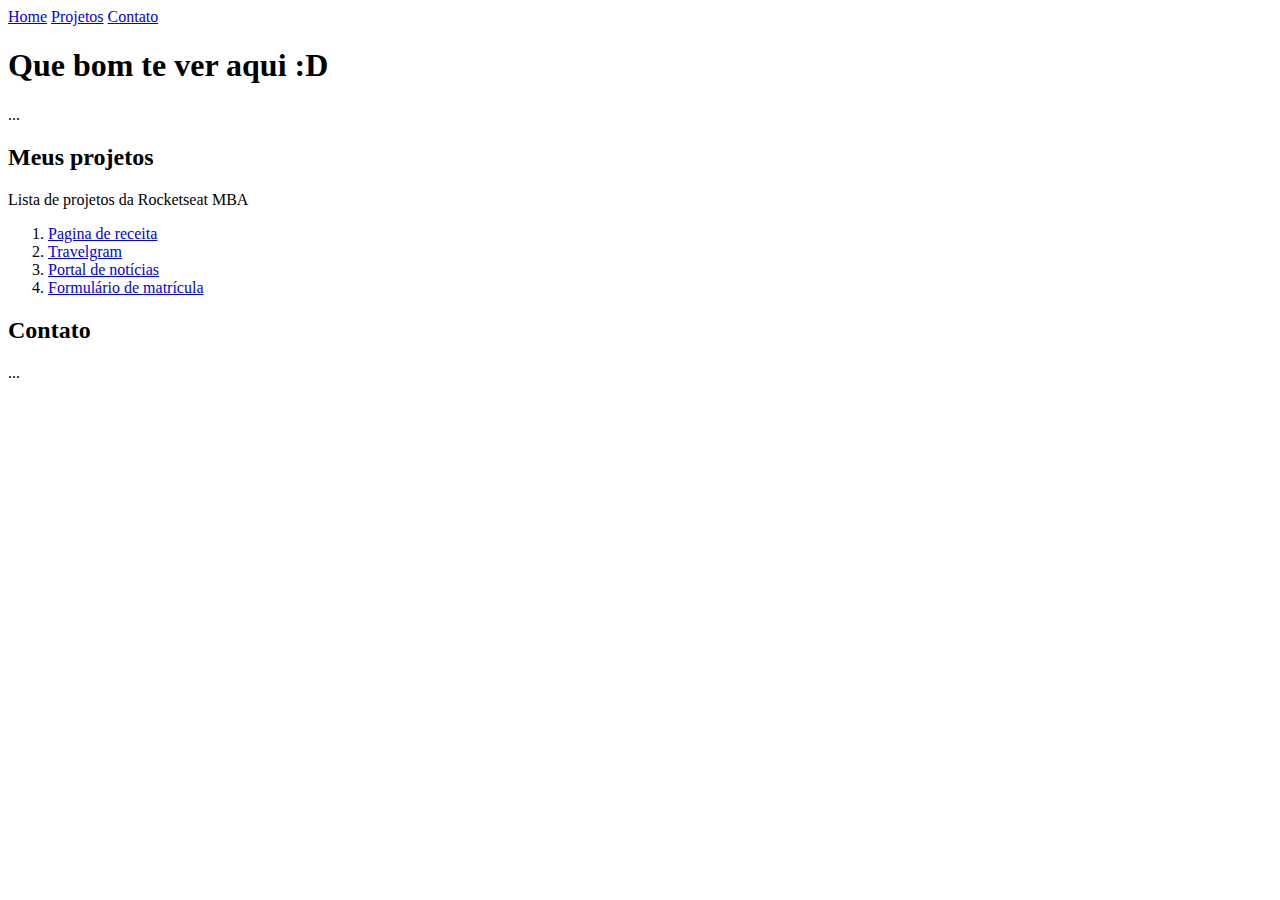
<file: index.html>
<!DOCTYPE html>
<html lang="pt-br">
<head>
    <meta charset="UTF-8">
    <meta name="viewport" content="width=device-width, initial-scale=1.0">
    <title>Brayon</title>
</head>
<body>

    <nav>
        <a href="#home">Home</a>
        <a href="#project">Projetos</a>
        <a href="#contato">Contato</a>
    </nav>

    <main>
        <section id="home">
            <h1>Que bom te ver aqui :D </h1>
            <p>...</p>
        </section>
        <section id="project">
            <h2>Meus projetos</h2>
            <p>Lista de projetos da Rocketseat MBA</p>
            <ol>
                <li><a href="./src/pages/receita/index.html">Pagina de receita</a></li>
                <li><a href="./src/pages/travelgram/index.html">Travelgram</a></li>
                <li><a href="./src/pages/portal-de-noticias/index.html">Portal de notícias</a></li>
                <li><a href="./src/pages/formulario-de-matricula/index.html">Formulário de matrícula</a></li>
            </ol>
        </section>
        <section id="contato">
            <h2>Contato</h2>
            <p>...</p>
        </section>
    </main>
    
</body>
</html>
</file>
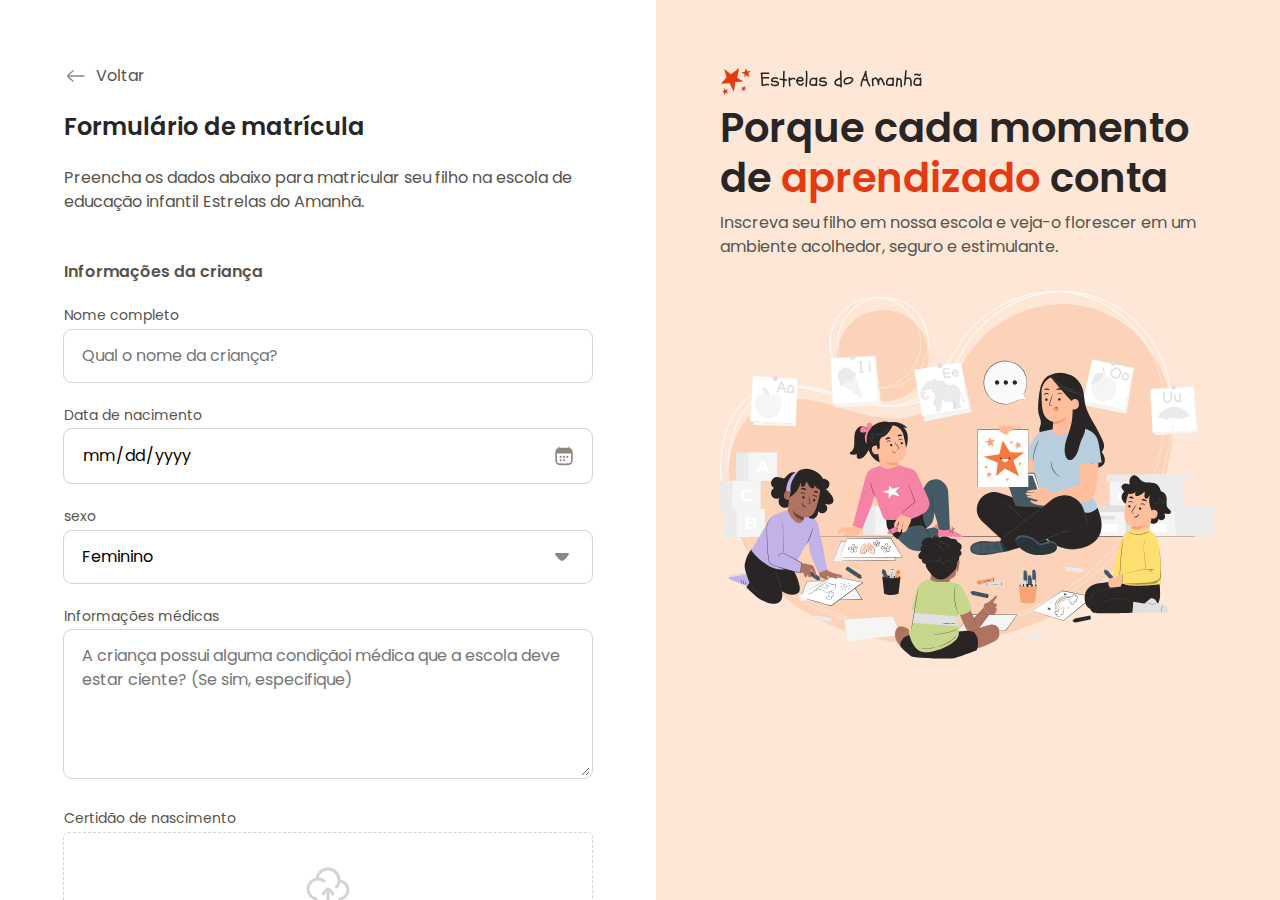
<file: src/pages/formulario-de-matricula/index.html>
<!DOCTYPE html>
<html lang="pt-BR">
<head>

  <link rel="preconnect" href="https://fonts.googleapis.com">
  <link rel="preconnect" href="https://fonts.gstatic.com" crossorigin>

  <meta charset="UTF-8">
  <meta name="viewport" content="width=device-width, initial-scale=1.0">
  <title>Estrelas do Amanhã</title>
  <link rel="stylesheet" href="../../assets/formulario-de-matricula/css/index.css">

  <link href="https://fonts.googleapis.com/css2?family=Poppins:ital,wght@0,100;0,200;0,300;0,400;0,500;0,600;0,700;0,800;0,900;1,100;1,200;1,300;1,400;1,500;1,600;1,700;1,800;1,900&display=swap" rel="stylesheet">
</head>
<body>
  <div id="app">
    <main>
      <div class="main-container">
        <div class="back">
          <img src="../../assets/formulario-de-matricula/icons/arrow-left-02.svg" alt="icone de voltar">
          <span>Voltar</span>
        </div>

        <h1>Formulário de matrícula</h1>
        <p>Preencha os dados abaixo para matricular seu filho na escola de educação infantil Estrelas do Amanhã.</p>

        <form method="post" enctype="multipart/form-data">
          <fieldset class="child-info">
            <legend>Informações da criança</legend>

            <div class="input-wrapper">
              <label for="fullName">Nome completo</label>
              <input id="fullName" name="fullName" type="text" placeholder="Qual o nome da criança?">
            </div>

            <div class="input-wrapper">
              <label for="birth">Data de nacimento</label>
              <input id="birth" name="birth" type="date" lang="pt-BR">
            </div>

            <div class="select-wrapper">
              <label for="gender">sexo</label>
              <select name="gender" id="gender">
                <option value="female" label="Feminino">
                <option value="male" label="Masculino">
                <option value="na" label="Prefiro não responder">
              </select>
            </div>

            <div class="textarea-wrapper">
              <label for="medicalInfo">Informações médicas</label>
              <textarea
                id="medicalInfo"
                name="medicalInfo"
                cols="30"
                rows="5"
                placeholder="A criança possui alguma condiçãoi médica que a escola deve estar ciente? (Se sim, especifique)"
                ></textarea>
            </div>

            <div class="droparea-wrapper">
              <label for="birthFile">Certidão de nascimento</label>
              <div class="dropzone">
                <input type="file" name="birthFile" id="birthFile">
                <svg width="48" height="48" viewBox="0 0 48 48" fill="none" xmlns="http://www.w3.org/2000/svg">
                  <path d="M34.9552 18.0221C34.97 18.022 34.985 18.022 35 18.022C39.9706 18.022 44 22.0588 44 27.0386C44 31.6796 40.5 35.5016 36 36M34.9552 18.0221C34.9848 17.6921 35 17.3579 35 17.0202C35 10.9339 30.0752 6 24 6C18.2465 6 13.5247 10.4253 13.0408 16.0638M34.9552 18.0221C34.7506 20.2952 33.8572 22.3692 32.4856 24.033M13.0408 16.0638C7.96796 16.5475 4 20.8278 4 26.0366C4 30.8834 7.43552 34.9264 12 35.8546M13.0408 16.0638C13.3565 16.0337 13.6765 16.0183 14 16.0183C16.2516 16.0183 18.3295 16.7639 20.001 18.022" stroke="#D6D3D1" stroke-width="3" stroke-linecap="round" stroke-linejoin="round"/>
                  <path d="M24 26V42M24 26C22.5996 26 19.9831 29.9886 19 31M24 26C25.4004 26 28.017 29.9886 29 31" stroke="#D6D3D1" stroke-width="3" stroke-linecap="round" stroke-linejoin="round"/>
                  </svg>
                  
                <p>Clique aqui para<br>selecionar arquivos</p>
              </div>
            </div>

          </fieldset>

          <fieldset class="address">
            <legend>Endereço residencial</legend>

            <div class="input-wrapper">
              <label for="cep">CEP</label>
              <input id="cep" name="cep" type="text" placeholder="Qual o nome da criança?">
            </div>

            <div class="flex">
              <div class="input-wrapper flex-2">
                <label for="street">Rua</label>
                <input id="street" name="street" type="text" value="Rua das Flores" disabled>
              </div>
              <div class="input-wrapper flex-1">
                <label for="number">Número</label>
                <input id="number" name="number" type="number">
              </div>
            </div>

            <div class="flex">
              <div class="input-wrapper flex-2">
                <label for="city">Cidade</label>
                <input id="city" name="city" type="text" value="São Paulo" disabled>
              </div>
              <div class="input-wrapper flex-1">
                <label for="state">Estado</label>
                <input id="state" name="state" type="text" value="SP" disabled>
              </div>
            </div>

          </fieldset>

          <fieldset class="gardian">
            <legend>informações do responsável</legend>

            <div class="input-wrapper">
              <label for="gardian">Nome do responsável</label>
              <input id="gardian" name="gardian" type="text">
              <small>Principal responsável legal e contato de emergência</small>
            </div>

            <div class="input-wrapper">
              <label for="phone">Telefone</label>
              <input id="phone" name="phone" type="text" placeholder="(41) 9 9999-9999">
            </div>

            <div class="input-wrapper">
              <label for="mail">Email</label>
              <input id="mail" name="mail" type="email" required>
              <div class="error">
                <img src="../../assets/formulario-de-matricula/icons/alert-circle.svg" alt="">
                <span>Insira um e-mail válido</span>
              </div>
            </div>

          </fieldset>
          
          <fieldset class="enroll-options">
            <legend>Opções de matrícula</legend>

            <div class="input-wrapper">
              <label>Selecione o turno de estudo</label>
              <div class="radio-wrapper">
                <div class="radio-inner">
                  <div class="radio-image"></div>
                  <input type="radio" name="study-shift" id="morning" value="morning">
                  <img src="../../assets/formulario-de-matricula/icons/sun-cloud-02.svg" alt="icone de sol ou nuvem">
                  <label for="morning">Manhã</label>
                </div>

                <div class="radio-inner">
                  <div class="radio-image"></div>
                  <input type="radio" name="study-shift" id="evening" value="evening">
                  <img src="../../assets/formulario-de-matricula/icons/sun-02.svg" alt="icone de sol">
                  <label for="evening">Tarde</label>
                </div>
              </div>

            </div>


            <div class="input-wrapper">
              <label>Em qual esporte você gostaria de inscrever seu filho?</label>
              <div class="radio-wrapper">
                <div class="radio-inner">
                  <div class="radio-image"></div>
                  <input type="radio" name="sport" id="football" value="football">
                  <img src="../../assets/formulario-de-matricula/icons/football.svg" alt="icone de futebol">
                  <label for="football">Futebol</label>
                </div>

                <div class="radio-inner">
                  <div class="radio-image"></div>
                  <input type="radio" name="sport" id="basketball" value="basketball">
                  <img src="../../assets/formulario-de-matricula/icons/basketball-02.svg" alt="icone de basquete">
                  <label for="basketball">Basquete</label>
                </div>

              <div class="radio-inner">
                <div class="radio-image"></div>
                <input type="radio" name="sport" id="swimming" value="swimming">
                <img src="../../assets/formulario-de-matricula/icons/swimming.svg" alt="icone de basquete">
                <label for="swimming">Natação</label>
              </div>

              <div class="radio-inner">
                <div class="radio-image"></div>
                <input type="radio" name="sport" id="yoga" value="yoga">
                <img src="../../assets/formulario-de-matricula/icons/yoga-02.svg" alt="icone de basquete">
                <label for="yoga">Yoga</label>
              </div>

              <div class="radio-inner">
                <div class="radio-image"></div>
                <input type="radio" name="sport" id="volleyball" value="volleyball">
                <img src="../../assets/formulario-de-matricula/icons/volleyball.svg" alt="icone de basquete">
                <label for="volleyball">Volei</label>
              </div>

              <div class="radio-inner">
                <div class="radio-image"></div>
                <input type="radio" name="sport" id="boxing" value="boxing">
                <img src="../../assets/formulario-de-matricula/icons/boxing-glove-01.svg" alt="icone de basquete">
                <label for="boxing">Boxe</label>
              </div>

              </div>

            </div>

          </fieldset>


          <div class="terms-wrapper input-wrapper checkbox-wrapper">
            <div class="checkbox-image"></div>
            <input type="checkbox" name="terms" id="terms">

            <label for="terms">Declaro que li e concordo com os <strong>Termos e Condições</strong> e com a <strong>Política de Privacidade</strong> da escola Estrela do Amanhã.</label>
          </div>

          <div class="actions-wrapper">
            <button class="btn-secondary" type="button">Salvar respostas</button>
            <button class="btn-primary">Fazer matrícula</button>
          </div>
        </form>
      </div>
    </main>

    <aside>
      <div class="aside-container">
        <header>
          <img src="../../assets/formulario-de-matricula/logo.svg" alt="Logo estralas do amanhã">
          <h2>Porque cada momento de <span>aprendizado</span> conta</h2>
          <p>Inscreva seu filho em nossa escola e veja-o florescer em um ambiente acolhedor, seguro e estimulante.</p>
        </header>
        <img src="../../assets/formulario-de-matricula/svg/Illustration.svg" alt="ilustração de uma professora com crianças em volta">
      </div>
    </aside>
  </div>


</body>
</html>
</file>
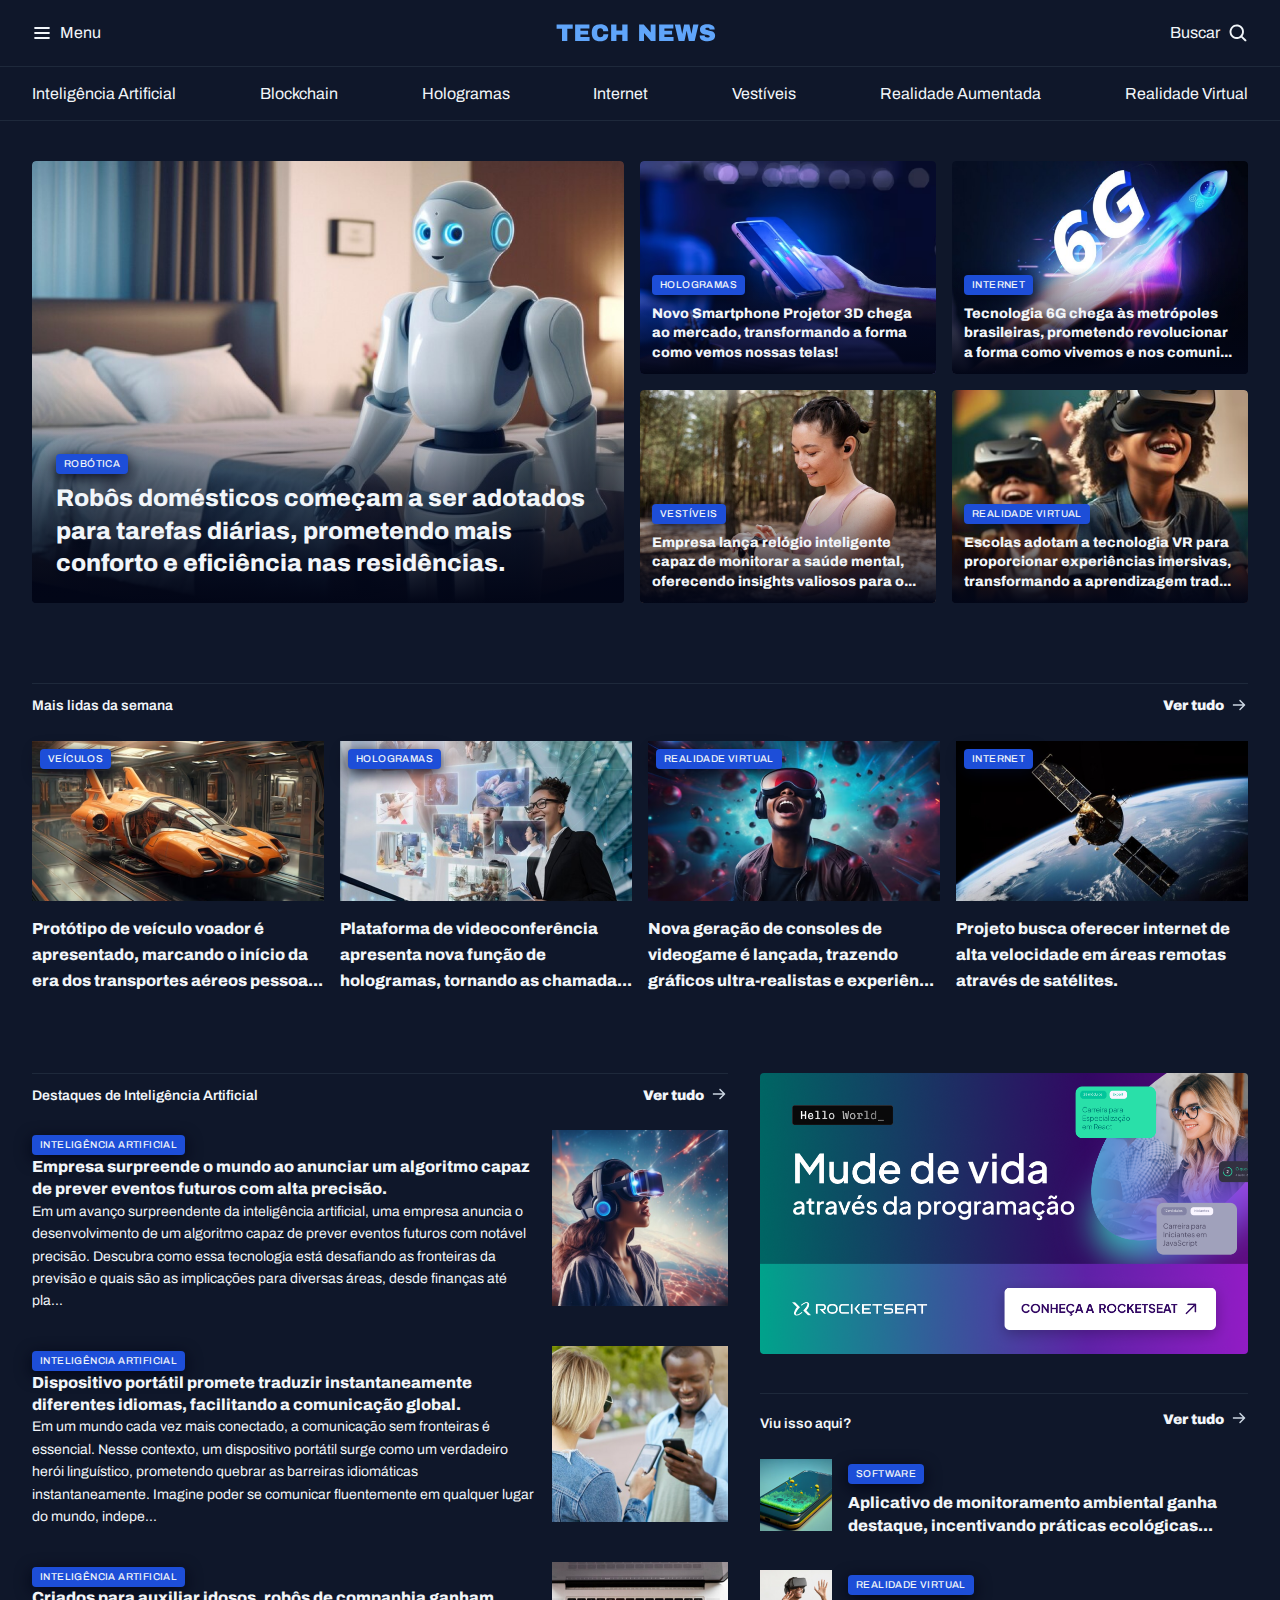
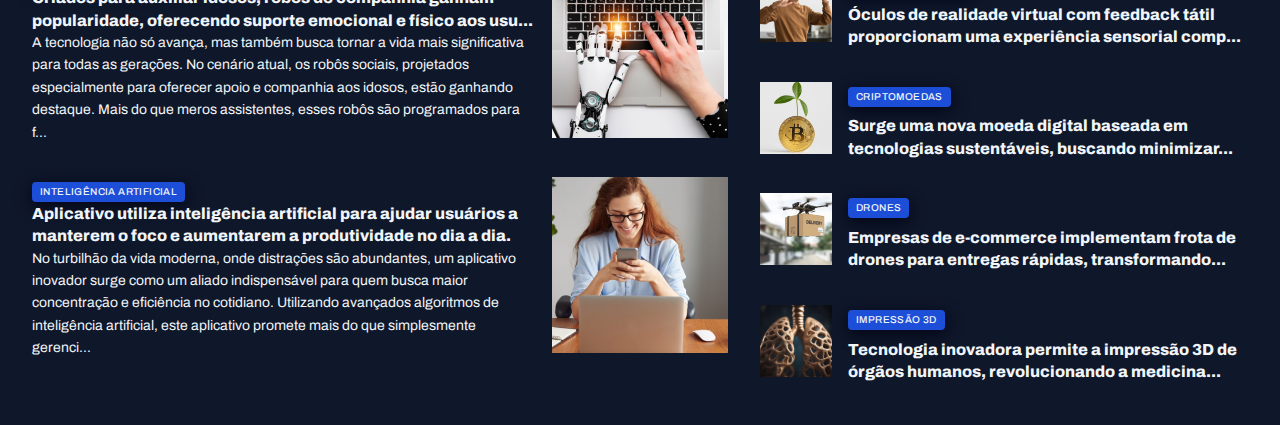
<file: src/pages/portal-de-noticias/index.html>
<!DOCTYPE html>
<html lang="pt-BR">
<head>

  <link rel="preconnect" href="https://fonts.googleapis.com">
  <link rel="preconnect" href="https://fonts.gstatic.com" crossorigin>

  <meta charset="UTF-8">
  <meta name="viewport" content="width=device-width, initial-scale=1.0">
  <title>Portal de notícias</title>

  <link rel="stylesheet" href="../../assets/portal-de-noticias/css/index.css">

  <link href="https://fonts.googleapis.com/css2?family=Archivo:ital,wght@0,100..900;1,100..900&display=swap" rel="stylesheet">
</head>
<body>
  <header>
    <nav id="primary" class="container d-grid grid-flow-column">
      <div>
        <img src="../../assets/portal-de-noticias/icon/List.svg" alt="icone de menu">
        <span>Menu</span>
      </div>
      <div>
        <img src="../../assets/portal-de-noticias/Logo.svg" alt="Tech News">
      </div>
      <div>
        <span>Buscar</span>
        <img src="../../assets/portal-de-noticias/icon/MagnifyingGlass.svg" alt="">
      </div>
    </nav>

    <nav id="secondary" class="container d-grid grid-flow-column">
      <a href="#">Inteligência Artificial</a>
      <a href="#">Blockchain</a>
      <a href="#">Hologramas</a>
      <a href="#">Internet</a>
      <a href="#">Vestíveis</a>
      <a href="#">Realidade Aumentada</a>
      <a href="#">Realidade  Virtual</a>
    </nav>
  </header>

  <main class="d-grid container">
    <section id="featured" class="d-grid grid-flow-column gap-16">
      <figure class="card">
        <img src="../../assets/portal-de-noticias/image/Image 01.png" alt="Robôs domésticos começam a ser adotados para tarefas diárias, prometendo mais conforto e eficiência nas residências.">

        <figcaption>
          <span class="content-tag">Robótica</span>
          <h2 class="text-2xl">
            Robôs domésticos começam a ser adotados para tarefas diárias, prometendo mais conforto e eficiência nas residências.
          </h2>
        </figcaption>
      </figure>
      
      <div class="d-grid grid-column-2 gap-16">
        <figure class="card">
          <img src="../../assets/portal-de-noticias/image/Image 02.png" alt="Novo Smartphone Projetor 3D chega ao mercado, transformando a forma como vemos nossas telas!">
          <figcaption>
            <span class="content-tag">Hologramas</span>
            <h2 class="text-lg">
              Novo Smartphone Projetor 3D chega ao mercado, transformando a forma como vemos nossas telas!
            </h2>
          </figcaption>
        </figure>
        <figure class="card">
          <img src="../../assets/portal-de-noticias/image/Image 03.png" alt="Tecnologia 6G chega às metrópoles brasileiras, prometendo revolucionar a forma como vivemos e nos comunicamos.">
          <figcaption>
            <span class="content-tag">Internet</span>
            <h2 class="text-lg">
              Tecnologia 6G chega às metrópoles brasileiras, prometendo revolucionar a forma como vivemos e nos comuni...
            </h2>
          </figcaption>
        </figure>
        <figure class="card">
          <img src="../../assets/portal-de-noticias/image/Image 04.png" alt="Empresa lança relógio inteligente capaz de monitorar a saúde mental, oferecendo insights valiosos para o bem-estar pessoal.">
          <figcaption>
            <span class="content-tag">Vestíveis</span>
            <h2 class="text-lg">
              Empresa lança relógio inteligente capaz de monitorar a saúde mental, oferecendo insights valiosos para o...
            </h2>
          </figcaption>
        </figure>
        <figure class="card">
          <img src="../../assets/portal-de-noticias/image/Image 05.png" alt="Escolas adotam a tecnologia VR para proporcionar experiências imersivas, transformando a aprendizagem tradicional.">
          <figcaption>
            <span class="content-tag">Realidade Virtual</span>
            <h2 class="text-lg">
              Escolas adotam a tecnologia VR para proporcionar experiências imersivas, transformando a aprendizagem trad...
            </h2>
          </figcaption>
        </figure>
      </div>
    </section>

    <section id="weekly">
      <header class="d-grid grid-flow-column">
        <h3>Mais lidas da semana</h3>
        <a href="#" class="d-grid grid-flow-column">
          <strong>Ver tudo</strong>
          <span></span>
        </a>
      </header>

      <div class="d-grid gap-16">
        <figure>
          <span class="content-tag">veículos</span>
          <img src="../../assets/portal-de-noticias/image/Image 06.png" alt="Protótipo de veículo voador é apresentado, marcando o início da era dos transportes aéreos pessoais.">
          <p>Protótipo de veículo voador é apresentado, marcando o início da era dos transportes aéreos pessoa...</p>
        </figure>
        <figure>
          <span class="content-tag">Hologramas</span>
          <img src="../../assets/portal-de-noticias/image/Image 07.png" alt="Plataforma de videoconferência apresenta nova função de hologramas, tornando as chamadas virtuais mais realistas e envolventes.">
          <p>Plataforma de videoconferência apresenta nova função de hologramas, tornando as chamada...</p>
        </figure>
        <figure>
          <span class="content-tag">Realidade virtual</span>
          <img src="../../assets/portal-de-noticias/image/Image 08.png" alt="Nova geração de consoles de videogame é lançada, trazendo gráficos ultra-realistas e experiências de jogo totalmente envolventes.">
          <p>Nova geração de consoles de videogame é lançada, trazendo gráficos ultra-realistas e experiên...</p>
        </figure>
        <figure>
          <span class="content-tag">Internet</span>
          <img src="../../assets/portal-de-noticias/image/Image 09.png" alt="Projeto busca oferecer internet de alta velocidade em áreas remotas através de satélites.">
          <p>Projeto busca oferecer internet de alta velocidade em áreas remotas através de satélites.</p>
        </figure>
      </div>
    </section>

    <section id="ai">
      <header class="d-grid grid-flow-column">
        <h3>Destaques de Inteligência Artificial</h3>
        <a href="#" class="d-grid grid-flow-column">
          <strong>Ver tudo</strong>
          <span></span>
        </a>
      </header>

      <div class="d-grid gap-32">
        <article class="d-grid grid-flow-column gap-16">
          <div>
            <span class="content-tag">Inteligência Artificial</span>
            <h3 class="text-xl">
              Empresa surpreende o mundo ao anunciar um algoritmo capaz de prever eventos futuros com alta precisão.
            </h3>

            <p class="text-sm">
              Em um avanço surpreendente da inteligência artificial, uma empresa anuncia o desenvolvimento de um algoritmo capaz de prever eventos futuros com notável precisão. Descubra como essa tecnologia está desafiando as fronteiras da previsão e quais são as implicações para diversas áreas, desde finanças até pla...
            </p>

          </div>
          <div>
            <img src="../../assets/portal-de-noticias/image/Image 10.png" alt="Empresa surpreende o mundo ao anunciar um algoritmo capaz de prever eventos futuros com alta precisão.">
          </div>
        </article>

        <article class="d-grid grid-flow-column gap-16">
          <div>
            <span class="content-tag">Inteligência Artificial</span>
            <h3 class="text-xl">
              Dispositivo portátil promete traduzir instantaneamente diferentes idiomas, facilitando a comunicação global.
            </h3>

            <p class="text-sm">
              Em um mundo cada vez mais conectado, a comunicação sem fronteiras é essencial. Nesse contexto, um dispositivo portátil surge como um verdadeiro herói linguístico, prometendo quebrar as barreiras idiomáticas instantaneamente. Imagine poder se comunicar fluentemente em qualquer lugar do mundo, indepe...
            </p>

          </div>
          <div>
            <img src="../../assets/portal-de-noticias/image/Image 11.png" alt="Dispositivo portátil promete traduzir instantaneamente diferentes idiomas, facilitando a comunicação global.">
          </div>
        </article>

        <article class="d-grid grid-flow-column gap-16">
          <div>
            <span class="content-tag">Inteligência Artificial</span>
            <h3 class="text-xl">
              Criados para auxiliar idosos, robôs de companhia ganham popularidade, oferecendo suporte emocional e físico aos usu...
            </h3>

            <p class="text-sm">
              A tecnologia não só avança, mas também busca tornar a vida mais significativa para todas as gerações. No cenário atual, os robôs sociais, projetados especialmente para oferecer apoio e companhia aos idosos, estão ganhando destaque. Mais do que meros assistentes, esses robôs são programados para f...
            </p>

          </div>
          <div>
            <img src="../../assets/portal-de-noticias/image/Image 12.png" alt="Criados para auxiliar idosos, robôs de companhia ganham popularidade, oferecendo suporte emocional e físico aos usuários.">
          </div>
        </article>

        <article class="d-grid grid-flow-column gap-16">
          <div>
            <span class="content-tag">Inteligência Artificial</span>
            <h3 class="text-xl">
              Aplicativo utiliza inteligência artificial para ajudar usuários a manterem o foco e aumentarem a produtividade no dia a dia.
            </h3>

            <p class="text-sm">
              No turbilhão da vida moderna, onde distrações são abundantes, um aplicativo inovador surge como um aliado indispensável para quem busca maior concentração e eficiência no cotidiano. Utilizando avançados algoritmos de inteligência artificial, este aplicativo promete mais do que simplesmente gerenci...
            </p>

          </div>
          <div>
            <img src="../../assets/portal-de-noticias/image/Image 13.png" alt="Aplicativo utiliza inteligência artificial para ajudar usuários a manterem o foco e aumentarem a produtividade no dia a dia.">
          </div>
        </article>
      </div>
    </section>

    <aside>
      <div id="ads">
        <img src="../../assets/portal-de-noticias/Ads.png" alt="">
      </div>

      <section id="more">
        <header class="d-grid grid-flow-column">
          <h3>Viu isso aqui?</h3>
          <a href="#" class="d-grid grid-flow-column">
            <strong>Ver tudo</strong>
            <span></span>
          </a>
        </header>

        <div class="d-grid gap-32">
          <article class="d-grid grid-flow-column gap-16">
            <div>
              <img src="../../assets/portal-de-noticias/image/Image 14.png" alt="Aplicativo de monitoramento ambiental ganha destaque, incentivando práticas ecológicas e promovendo a conscientização.">
            </div>
            <div>
              <span class="content-tag">Software</span>
              <h3 class="text-xl">
                Aplicativo de monitoramento ambiental ganha destaque, incentivando práticas ecológicas...
              </h3>
            </div>
          </article>

          <article class="d-grid grid-flow-column gap-16">
            <div>
              <img src="../../assets/portal-de-noticias/image/Image 15.png" alt="Óculos de realidade virtual com feedback tátil proporcionam uma experiência sensorial completa, imergindo usuários em ambientes digitais.">
            </div>
            <div>
              <span class="content-tag">Realidade Virtual</span>
              <h3 class="text-xl">
                Óculos de realidade virtual com feedback tátil proporcionam uma experiência sensorial comp...
              </h3>
            </div>
          </article>
          
          <article class="d-grid grid-flow-column gap-16">
            <div>
              <img src="../../assets/portal-de-noticias/image/Image 16.png" alt="Surge uma nova moeda digital baseada em tecnologias sustentáveis, buscando minimizar o impacto ambiental associado à mineração de criptomoedas.">
            </div>
            <div>
              <span class="content-tag">Criptomoedas</span>
              <h3 class="text-xl">
                Surge uma nova moeda digital baseada em tecnologias sustentáveis, buscando minimizar...
              </h3>
            </div>
          </article>
          
          <article class="d-grid grid-flow-column gap-16">
            <div>
              <img src="../../assets/portal-de-noticias/image/Image 17.png" alt="Empresas de e-commerce implementam frota de drones para entregas rápidas, transformando o cenário do comércio online.">
            </div>
            <div>
              <span class="content-tag">Drones</span>
              <h3 class="text-xl">
                Empresas de e-commerce implementam frota de drones para entregas rápidas, transformando...
              </h3>
            </div>
          </article>
          
          <article class="d-grid grid-flow-column gap-16">
            <div>
              <img src="../../assets/portal-de-noticias/image/Image 18.png" alt="Tecnologia inovadora permite a impressão 3D de órgãos humanos, revolucionando a medicina e a lista de espera por transplantes.">
            </div>
            <div>
              <span class="content-tag">Impressão 3d</span>
              <h3 class="text-xl">
                Tecnologia inovadora permite a impressão 3D de órgãos humanos, revolucionando a medicina...
              </h3>
            </div>
          </article>
        </div>
      </section>
    </aside>
  </main>
</body>
</html>
</file>
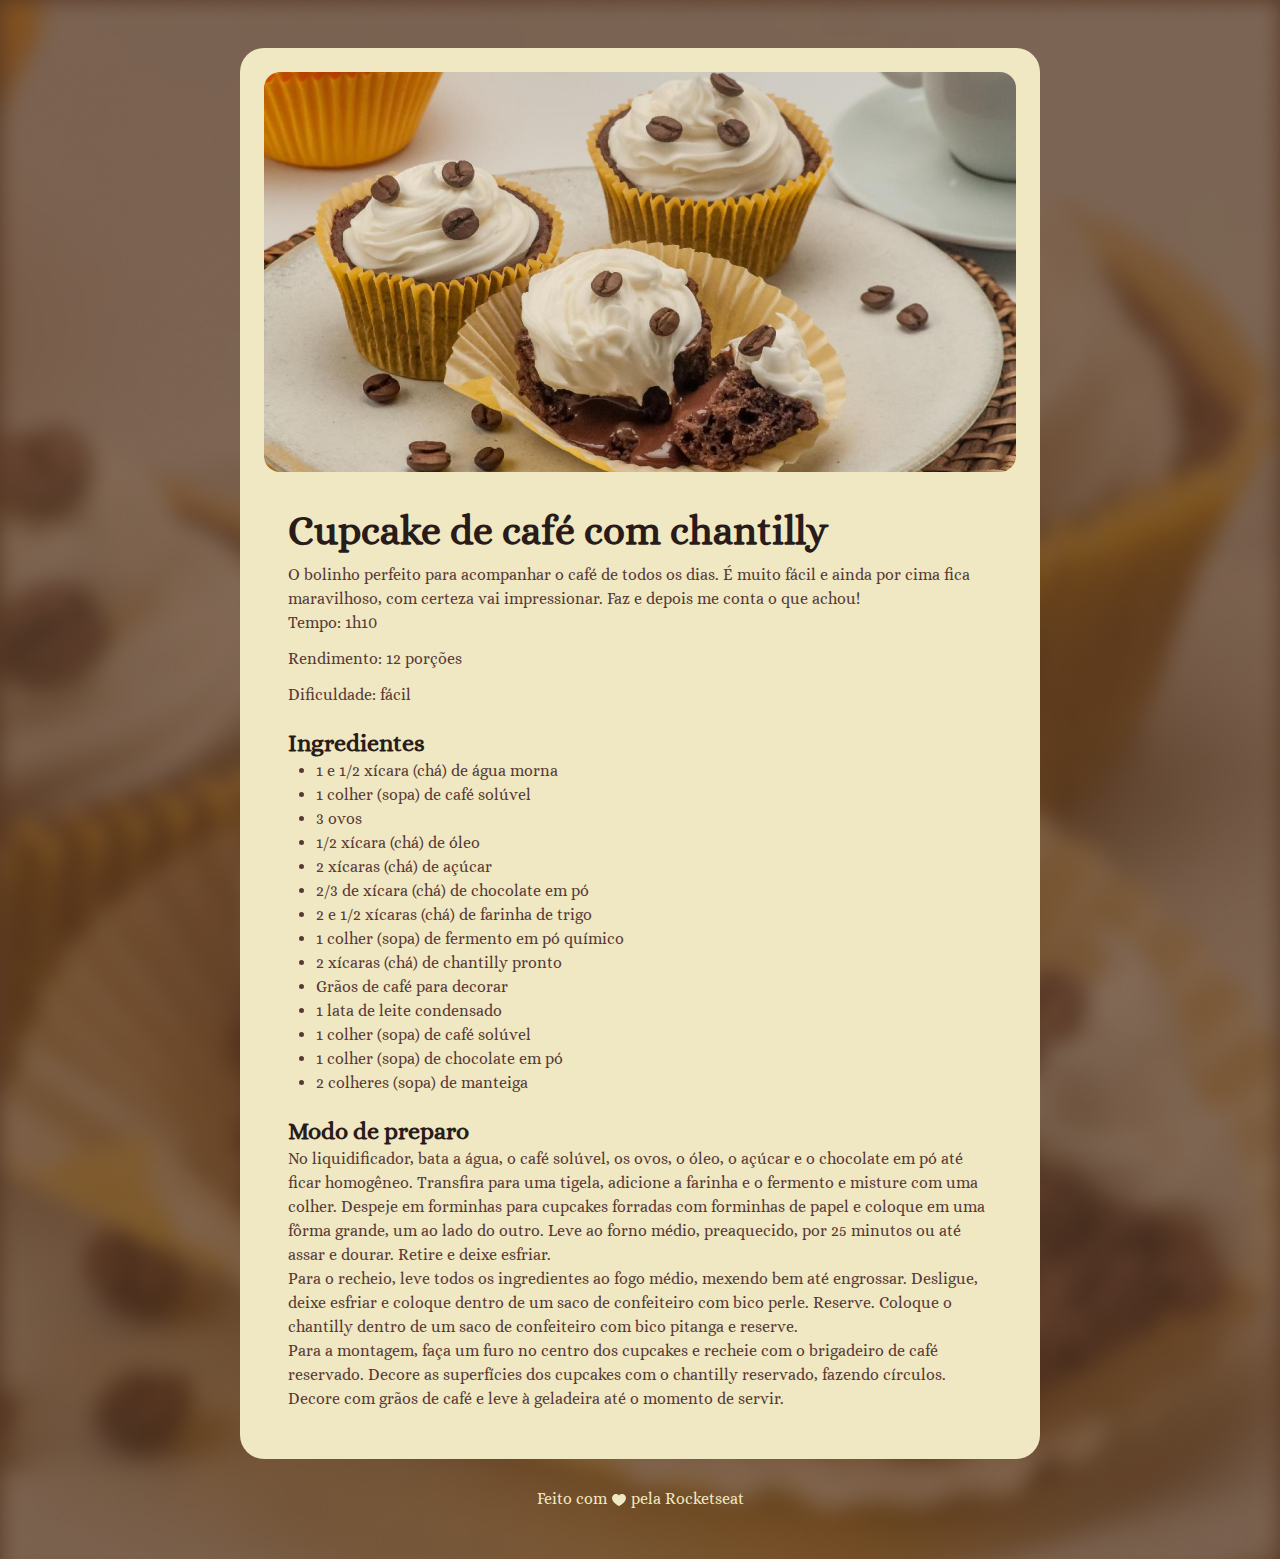
<file: src/pages/receita/index.html>
<!DOCTYPE html>
<html lang="pt-br">
<head>
  <link rel="preconnect" href="https://fonts.googleapis.com">
  <link rel="preconnect" href="https://fonts.gstatic.com" crossorigin>

  <meta charset="UTF-8">
  <meta name="viewport" content="width=device-width, initial-scale=1.0">
  <title>Receita</title>

  <link rel="stylesheet" href="../../assets/receita/css/styles.css">
  <link href="https://fonts.googleapis.com/css2?family=Alice&display=swap" rel="stylesheet">
</head>
<body>

  <div id="page">
    <img src="../../assets/receita/image/main-image.jpg" alt="imagem de um cupcake de café com chantilly">
    <main>
      <section id="about">
        <h1>Cupcake de café com chantilly</h1>
        <p>O bolinho perfeito para acompanhar o café de todos os dias. É muito fácil e ainda por cima fica maravilhoso, com certeza vai impressionar. Faz e depois me conta o que achou!</p>
        <p>Tempo: 1h10</p>
        <p>Rendimento: 12 porções</p>
        <p>Dificuldade: fácil</p>
      </section>
      <section id="ingredients">
        <h2>Ingredientes</h2>
        <ul>
          <li>1 e 1/2 xícara (chá) de água morna</li>
          <li>1 colher (sopa) de café solúvel</li>
          <li>3 ovos</li>
          <li>1/2 xícara (chá) de óleo</li>
          <li>2 xícaras (chá) de açúcar</li>
          <li>2/3 de xícara (chá) de chocolate em pó</li>
          <li>2 e 1/2 xícaras (chá) de farinha de trigo</li>
          <li>1 colher (sopa) de fermento em pó químico</li>
          <li>2 xícaras (chá) de chantilly pronto</li>
          <li>Grãos de café para decorar</li>
          <li>1 lata de leite condensado</li>
          <li>1 colher (sopa) de café solúvel</li>
          <li>1 colher (sopa) de chocolate em pó</li>
          <li>2 colheres (sopa) de manteiga</li>
        </ul>
      </section>
      <section id="preparation">
        <h2>Modo de preparo</h2>
        <p>No liquidificador, bata a água, o café solúvel, os ovos, o óleo, o açúcar e o chocolate em pó até ficar homogêneo. Transfira para uma tigela, adicione a farinha e o fermento e misture com uma colher. Despeje em forminhas para cupcakes forradas com forminhas de papel e coloque em uma fôrma grande, um ao lado do outro. Leve ao forno médio, preaquecido, por 25 minutos ou até assar e dourar. Retire e deixe esfriar.</p>
        <p>Para o recheio, leve todos os ingredientes ao fogo médio, mexendo bem até engrossar. Desligue, deixe esfriar e coloque dentro de um saco de confeiteiro com bico perle. Reserve. Coloque o chantilly dentro de um saco de confeiteiro com bico pitanga e reserve.</p>
        <p>Para a montagem, faça um furo no centro dos cupcakes e recheie com o brigadeiro de café reservado. Decore as superfícies dos cupcakes com o chantilly reservado, fazendo círculos. Decore com grãos de café e leve à geladeira até o momento de servir.</p>
      </section>
    </main>
  </div>
  <footer>
    Feito com
    <img src="../../assets/receita/icon/heart.svg" alt="coração">
    pela Rocketseat
  </footer>
</body>
</html>
</file>
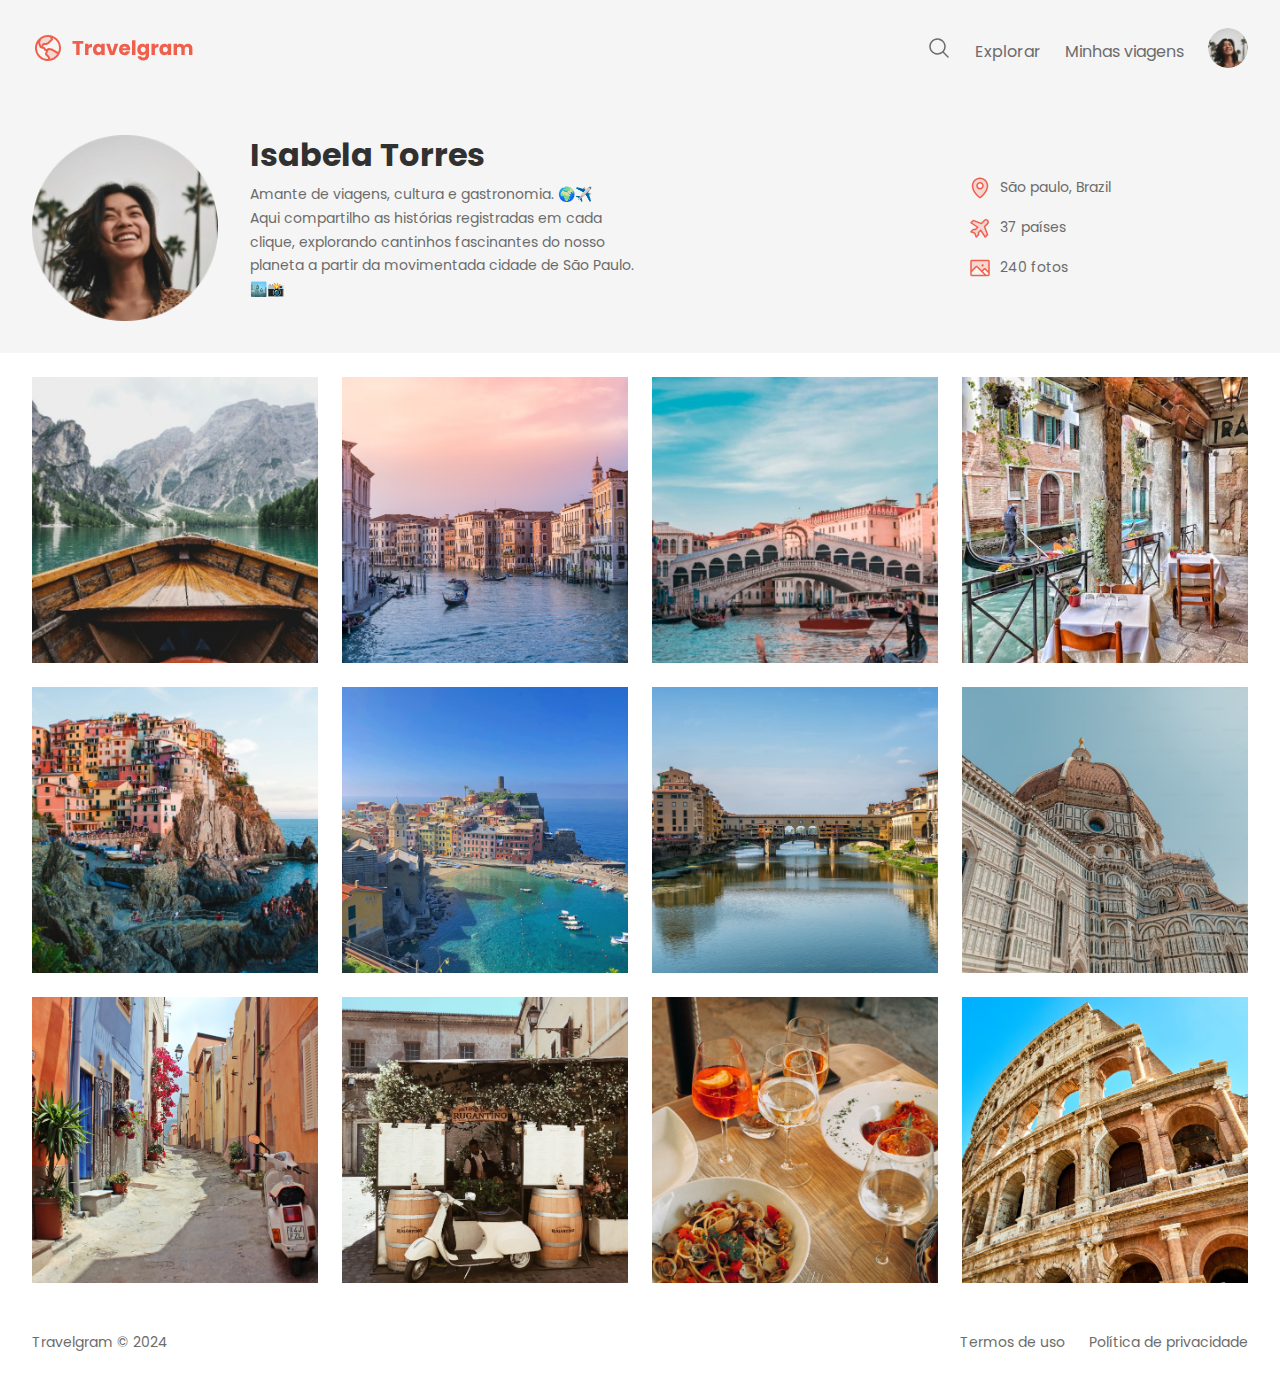
<file: src/pages/travelgram/index.html>
<!DOCTYPE html>
<html lang="en">
<head>

  <link rel="preconnect" href="https://fonts.googleapis.com">
  <link rel="preconnect" href="https://fonts.gstatic.com" crossorigin>

  <meta charset="UTF-8">
  <meta name="viewport" content="width=device-width, initial-scale=1.0">
  <title>Travelgram | Perfil de viagens</title>

  <link rel="stylesheet" href="../../assets/travelgram/css/index.css">
  <link href="https://fonts.googleapis.com/css2?family=Poppins:wght@400;700&display=swap" rel="stylesheet">
</head>
<body>
  <div class="bg-surface-color">
    <nav class="container">
      <a href="#" id="logo">
        <img src="../../assets/travelgram/icon/Logo.svg" alt="Logomarca">
      </a>
  
      <ul id="primary-menu">
        <li>
          <a href="#">
            <img src="../../assets/travelgram/icon/MagnifyingGlass.svg" alt="ícone de lupa">
          </a>
        </li>
  
        <li>
          <a href="#">Explorar</a>
        </li>
        <li>
          <a href="#">Minhas viagens</a>
        </li>
        <li>
          <a href="#">
            <img src="../../assets/travelgram/image/Profile pic.png" alt="Imagem de perfil"></a>
        </li>
      </ul>
    </nav>

    <header>
      <div class="container">
        <div id="profile">
          <img src="../../assets/travelgram/image/Profile pic.png" alt="imagem de perfil">

          <div>
            <h1>Isabela Torres</h1>
            <p>
              Amante de viagens, cultura e gastronomia. 🌍✈️<br>Aqui compartilho as histórias registradas em cada clique, explorando cantinhos fascinantes do nosso planeta a partir da movimentada cidade de São Paulo. 🏙️📸
            </p>
          </div>
        </div>

        <ul id="info">
          <li>
            <img src="../../assets/travelgram/icon/MapPin.svg" alt="Icone de mapa">
            <span>São paulo, Brazil</span>
          </li>
          <li>
            <img src="../../assets/travelgram/icon/AirplaneTilt.svg" alt="Icone de avião">
            <span>37 países</span>
          </li>
          <li>
            <img src="../../assets/travelgram/icon/Image.svg" alt="Icone de imaggem">
            <span>240 fotos</span>
          </li>
        </ul>
      </div>
    </header>

  </div>
  <main class="container">
    <img src="../../assets/travelgram/image/Image 01.png" alt="...">
    <img src="../../assets/travelgram/image/Image 02.png" alt="...">
    <img src="../../assets/travelgram/image/Image 03.png" alt="...">
    <img src="../../assets/travelgram/image/Image 04.png" alt="...">
    <img src="../../assets/travelgram/image/Image 05.png" alt="...">
    <img src="../../assets/travelgram/image/Image 06.png" alt="...">
    <img src="../../assets/travelgram/image/Image 07.png" alt="...">
    <img src="../../assets/travelgram/image/Image 08.png" alt="...">
    <img src="../../assets/travelgram/image/Image 09.png" alt="...">
    <img src="../../assets/travelgram/image/Image 10.png" alt="...">
    <img src="../../assets/travelgram/image/Image 11.png" alt="...">
    <img src="../../assets/travelgram/image/Image 12.png" alt="...">
  </main>

  <footer class="container">
    <span>Travelgram &copy; 2024</span>
    <span>Termos de uso</span>
    <span>Política de privacidade</span>
  </footer>
</body>
</html>
</file>
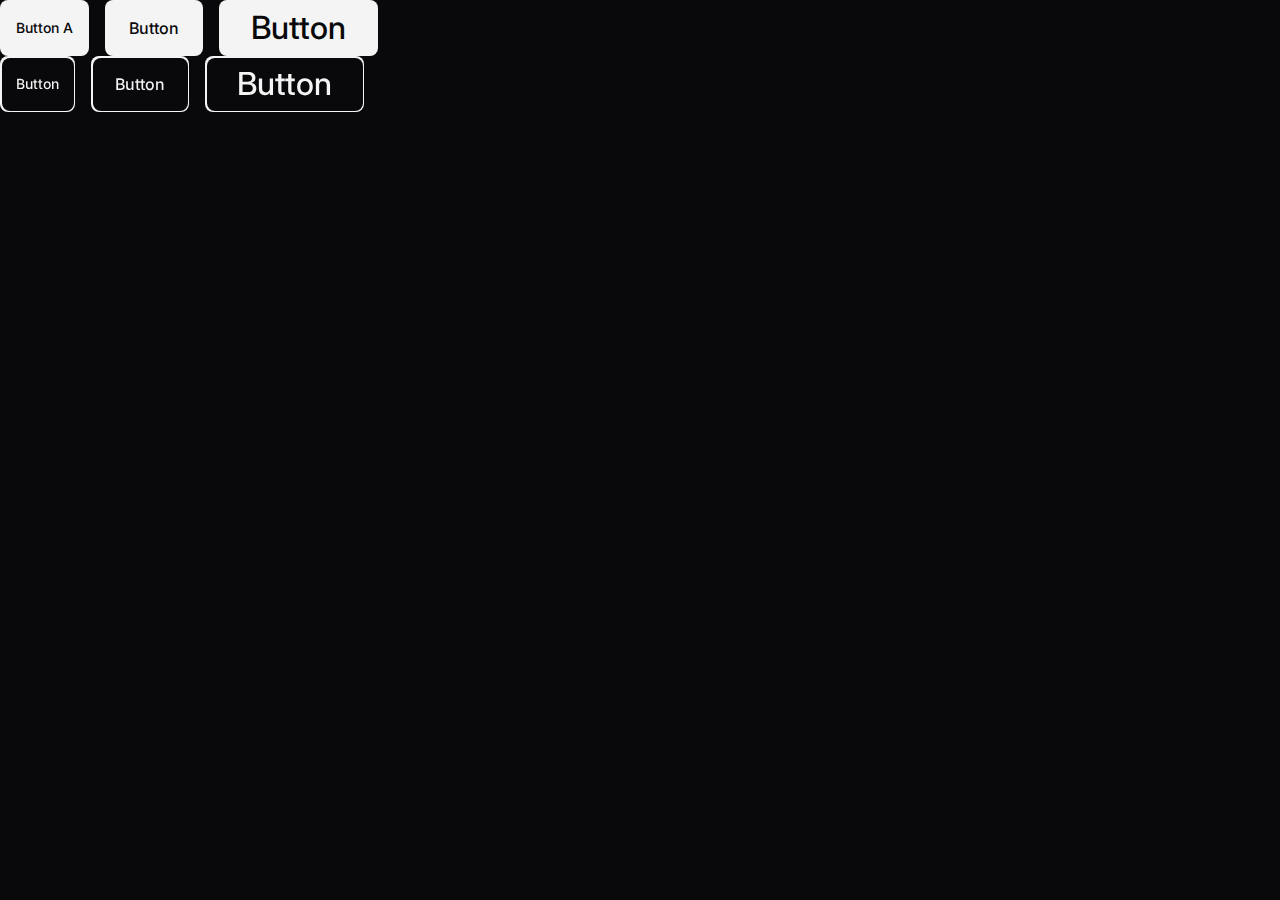
<file: src/pages/zingen/index.html>
<!DOCTYPE html>
<html lang="pt-BR">
<head>
  
  <link rel="preconnect" href="https://fonts.googleapis.com">
  <link rel="preconnect" href="https://fonts.gstatic.com" crossorigin>
  
  <meta charset="UTF-8">
  <meta name="viewport" content="width=device-width, initial-scale=1.0">
  
  <link rel="stylesheet" href="../../assets/zingen/css/index.css">
  <link href="https://fonts.googleapis.com/css2?family=Inter:wght@100..900&display=swap" rel="stylesheet">
  
  <title>Zingen - karaokê</title>
</head>
<body>

  <div class="flex gap-1">
    <a href="#" class="btn btn-sm">Button A</a>
    <button class="btn btn-md">Button</button>
    <button class="btn btn-lg">Button</button>
  </div>

  <div class="flex gap-1">
    <a href="#" class="btn btn-sm" aria-label="Button"></a>
    <button class="btn btn-md" aria-label="Button"></button>
    <button class="btn btn-lg" aria-label="Button"></button>
  </div>
</body>
</html>
</file>
<file: src/assets/formulario-de-matricula/css/index.css>
@import url(global.css);
@import url(layout.css);
@import url(forms.css);
</file>
<file: src/assets/portal-de-noticias/css/index.css>
@import url(global.css);
@import url(utility.css);
@import url(header.css);
@import url(section.css);
</file>
<file: src/assets/receita/css/styles.css>
*{
  margin: 0;
  padding: 0;
}

:root{
  font-family: "Alice", serif;
  color: #573A37;
  line-height: 150%;
}

body{
  background-image: url(../../../assets/receita/image/bg.jpg);
  background-size: cover;
  background-repeat: no-repeat;
}

#page{
  width: 800px;
  padding: 24px;
  background-color: #F0E8C2;
  border-radius: 24px;
  margin: 48px auto 28px auto;
  box-sizing: border-box;
}

img{
  border-radius: 16px;
}

main{
  padding: 24px;
}

section + section {
  margin-top: 24px;
}

h1{
  line-height: 140%;
  font-size: 40px;
}

#about p + p {
  margin-bottom: 12px;
}

h2{
  font-size: 24px;
}

h1, h2{
  color: #291B1A;
  margin-bottom: 4px;
}

ul{
  padding-left: 28px;
}

footer{
  color: #F0E8C2;
  text-align: center;
  padding-bottom: 48px;
}

footer img{
  vertical-align: middle;
}
</file>
<file: src/assets/travelgram/css/index.css>
@import url(global.css);
@import url(nav.css);
@import url(header.css);
@import url(main.css);
@import url(footer.css);
</file>
<file: src/assets/zingen/css/index.css>
@import url(global.css);
@import url(utility.css);
@import url(buttons.css);
</file>
